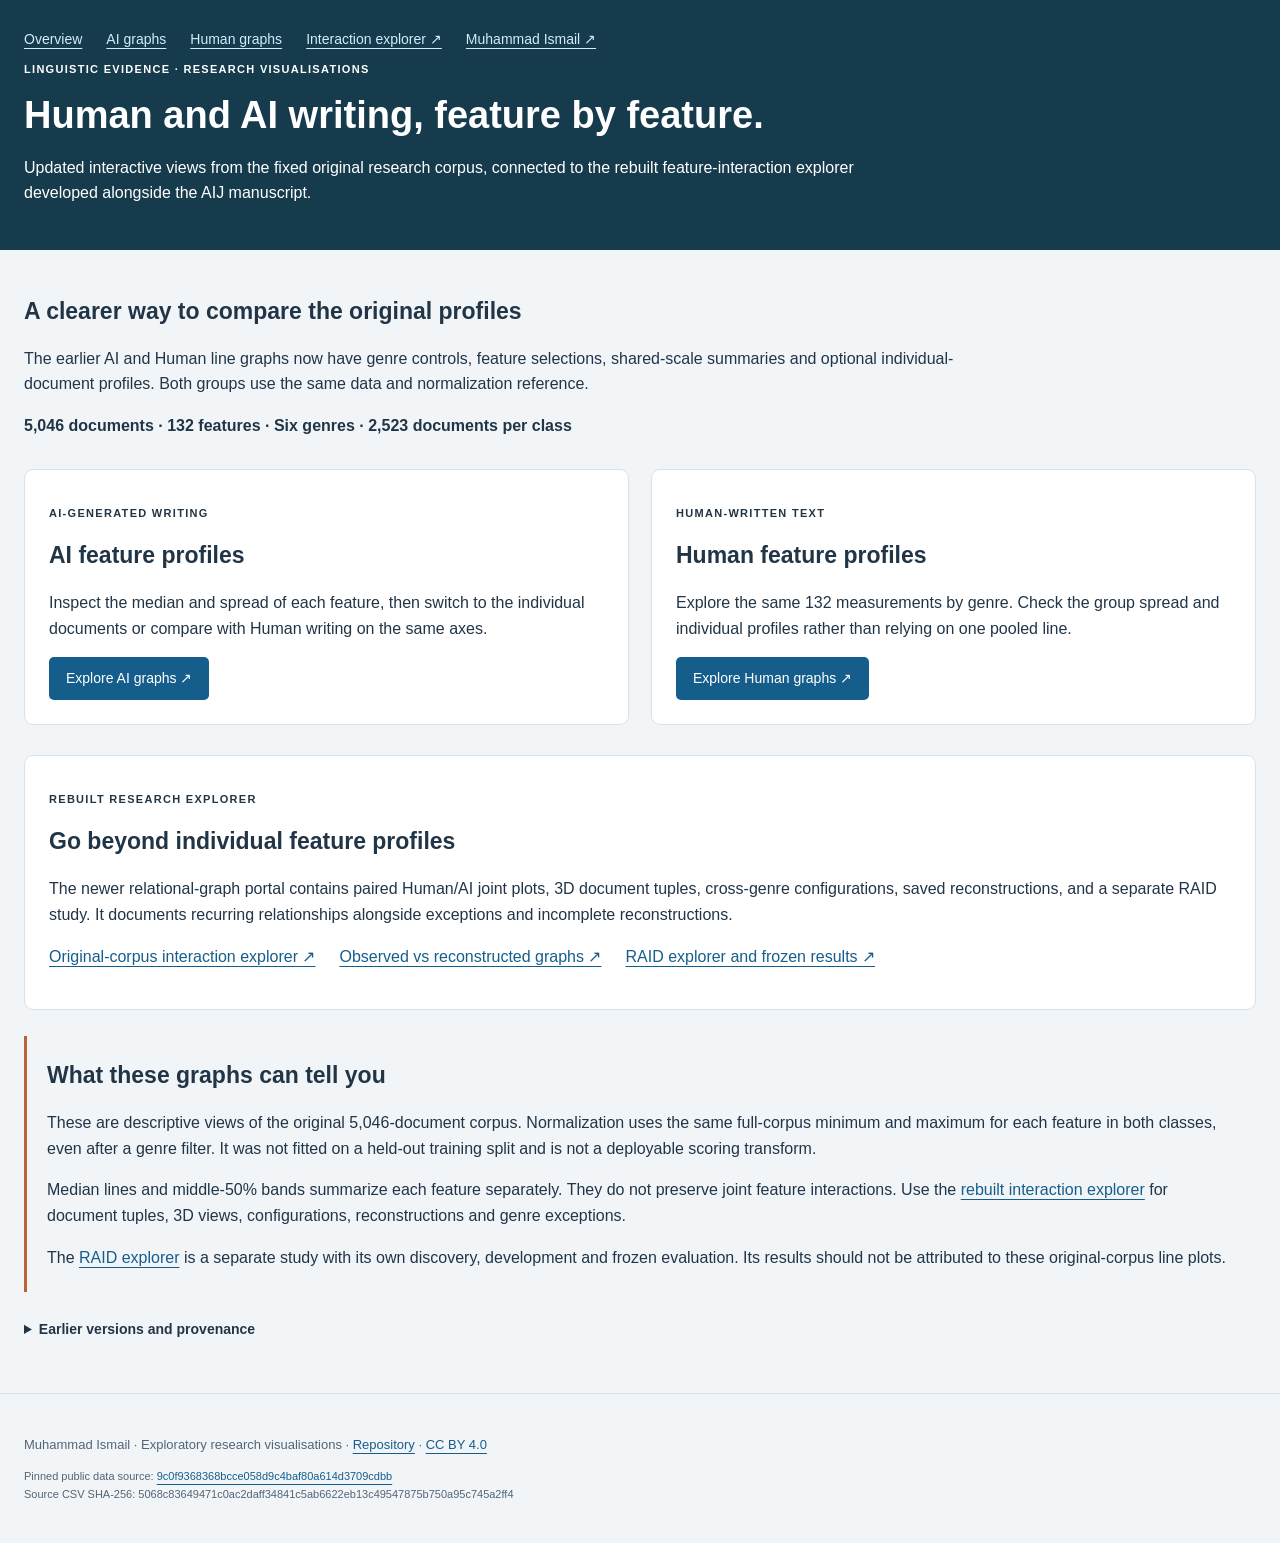
<file: index.html>
<!doctype html>
<html lang="en"><head><meta charset="utf-8"><meta name="viewport" content="width=device-width, initial-scale=1"><link rel="stylesheet" href="graphs.css?v=20261114"><link rel="icon" href="https://stylescalpel.com/static/favicon.svg" type="image/svg+xml"><title>Human and AI feature graphs | Muhammad Ismail</title><meta name="description" content="Explore 132 stylometric features in Human and AI writing, with genre controls, individual profiles and links to the rebuilt relational graph study."></head><body><header><nav aria-label="Primary"><a href="index.html">Overview</a><a href="ai_features_lines.html">AI graphs</a><a href="human_features_lines.html">Human graphs</a><a href="https://m0333ism-dev.github.io/relational-graph-stylometry/">Interaction explorer ↗</a><a href="https://stylescalpel.com/about/">Muhammad Ismail ↗</a></nav><p class="eyebrow">Linguistic evidence · Research visualisations</p><h1>Human and AI writing, feature by feature.</h1><p>Updated interactive views from the fixed original research corpus, connected to the rebuilt feature-interaction explorer developed alongside the AIJ manuscript.</p></header><main>
<section class="intro"><h2>A clearer way to compare the original profiles</h2><p>The earlier AI and Human line graphs now have genre controls, feature selections, shared-scale summaries and optional individual-document profiles. Both groups use the same data and normalization reference.</p><p><strong>5,046 documents · 132 features · Six genres · 2,523 documents per class</strong></p></section>
<div class="cards"><article class="card"><p class="eyebrow">AI-generated writing</p><h2>AI feature profiles</h2><p>Inspect the median and spread of each feature, then switch to the individual documents or compare with Human writing on the same axes.</p><a class="button" href="ai_features_lines.html">Explore AI graphs ↗</a></article><article class="card"><p class="eyebrow">Human-written text</p><h2>Human feature profiles</h2><p>Explore the same 132 measurements by genre. Check the group spread and individual profiles rather than relying on one pooled line.</p><a class="button" href="human_features_lines.html">Explore Human graphs ↗</a></article></div>
<section class="card"><p class="eyebrow">Rebuilt research explorer</p><h2>Go beyond individual feature profiles</h2><p>The newer relational-graph portal contains paired Human/AI joint plots, 3D document tuples, cross-genre configurations, saved reconstructions, and a separate RAID study. It documents recurring relationships alongside exceptions and incomplete reconstructions.</p><p class="links"><a href="https://m0333ism-dev.github.io/relational-graph-stylometry/">Original-corpus interaction explorer ↗</a><a href="https://m0333ism-dev.github.io/relational-graph-stylometry/#capture-study">Observed vs reconstructed graphs ↗</a><a href="https://m0333ism-dev.github.io/relational-graph-stylometry/raid/">RAID explorer and frozen results ↗</a></p></section>
<aside class="research-note"><h2>What these graphs can tell you</h2><p>These are descriptive views of the original 5,046-document corpus. Normalization uses the same full-corpus minimum and maximum for each feature in both classes, even after a genre filter. It was not fitted on a held-out training split and is not a deployable scoring transform.</p><p>Median lines and middle-50% bands summarize each feature separately. They do not preserve joint feature interactions. Use the <a href="https://m0333ism-dev.github.io/relational-graph-stylometry/">rebuilt interaction explorer</a> for document tuples, 3D views, configurations, reconstructions and genre exceptions.</p><p>The <a href="https://m0333ism-dev.github.io/relational-graph-stylometry/raid/">RAID explorer</a> is a separate study with its own discovery, development and frozen evaluation. Its results should not be attributed to these original-corpus line plots.</p></aside><details><summary>Earlier versions and provenance</summary><p>The previous full line graphs remain available unchanged: <a href="legacy/ai_features_lines.html">original AI graph</a> and <a href="legacy/human_features_lines.html">original Human graph</a>. The new viewer pins the public original-corpus payload to the research repository commit recorded below and checks its SHA-256 before rendering. Filters do not refit normalization, formulas or models.</p></details></main><footer><p>Muhammad Ismail · Exploratory research visualisations · <a href="https://github.com/m0333ism-dev/Features-Graph-Map">Repository</a> · <a href="https://creativecommons.org/licenses/by/4.0/">CC BY 4.0</a></p><p class="source-id">Pinned public data source: <a href="https://github.com/m0333ism-dev/relational-graph-stylometry/tree/9c0f9368368bcce058d9c4baf80a614d3709cdbb">9c0f9368368bcce058d9c4baf80a614d3709cdbb</a><br>Source CSV SHA-256: 5068c83649471c0ac2daff34841c5ab6622eb13c49547875b750a95c745a2ff4</p></footer></body></html>
</file>
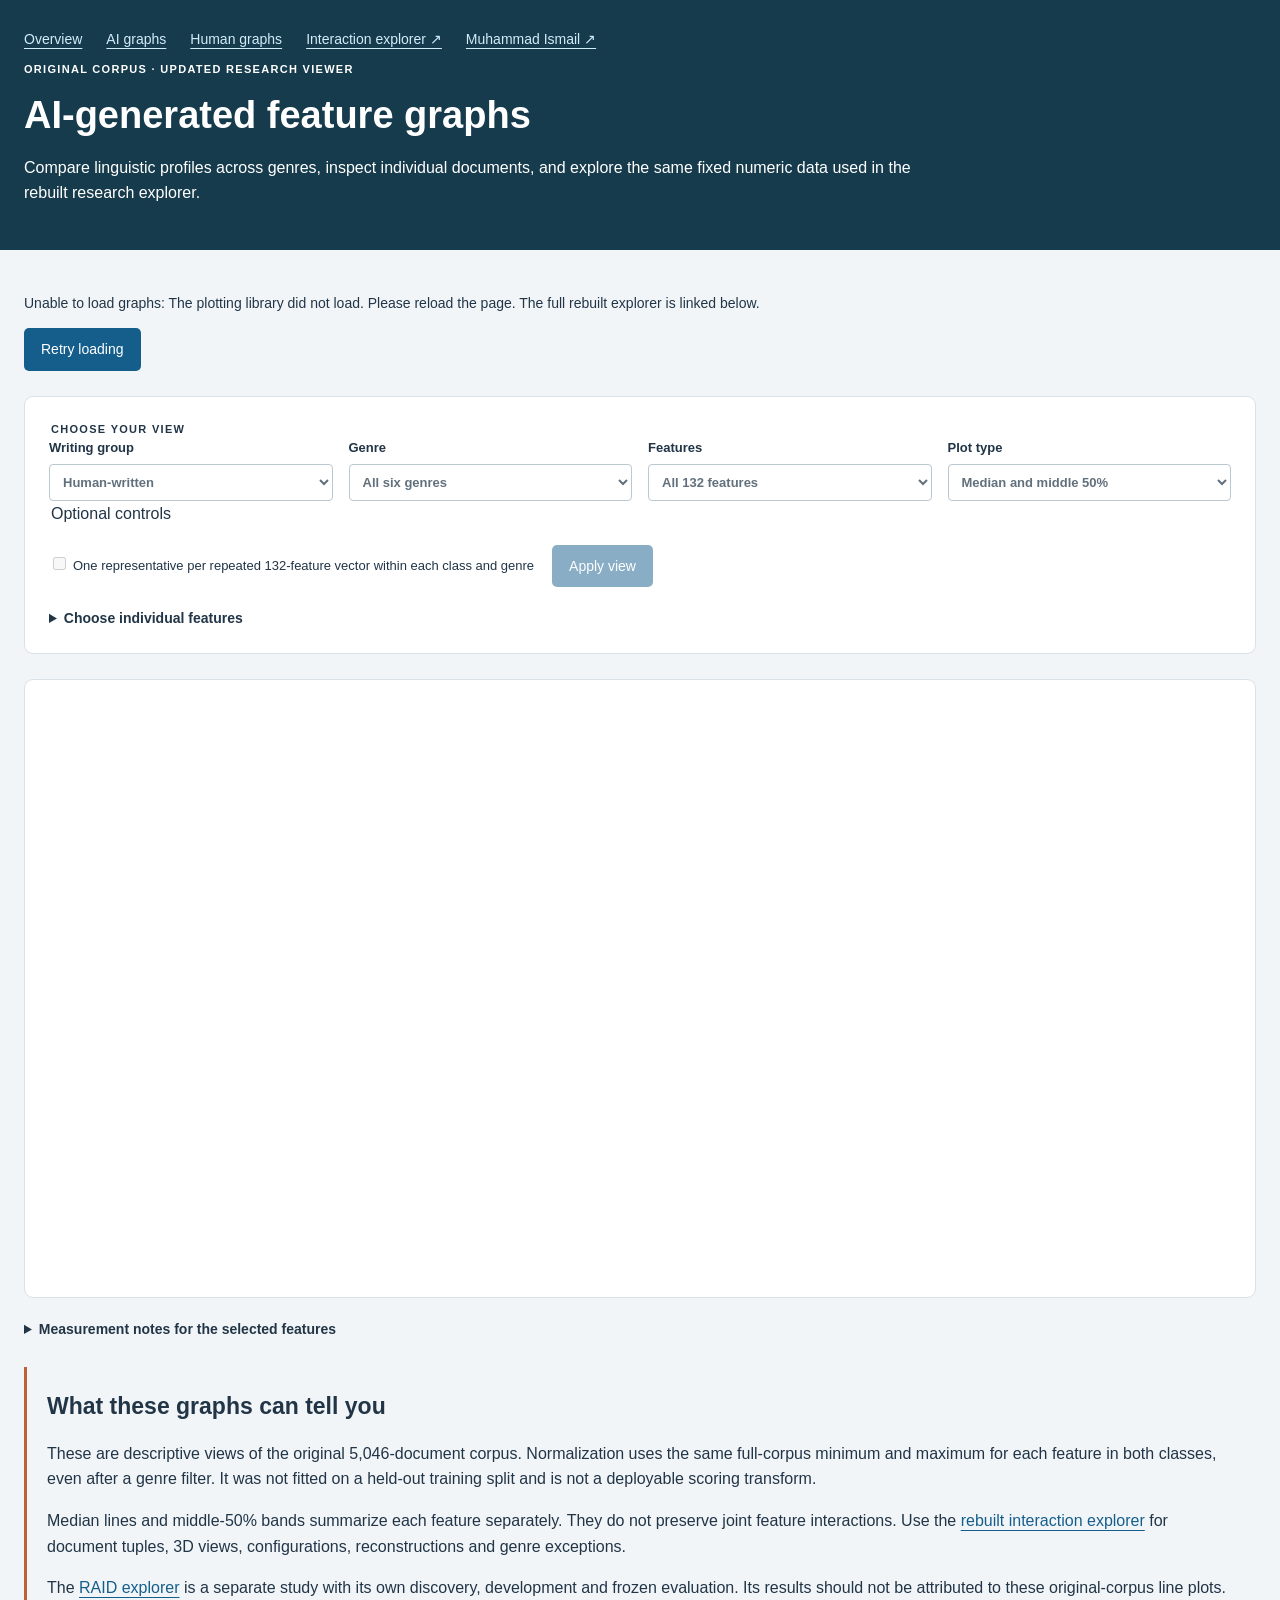
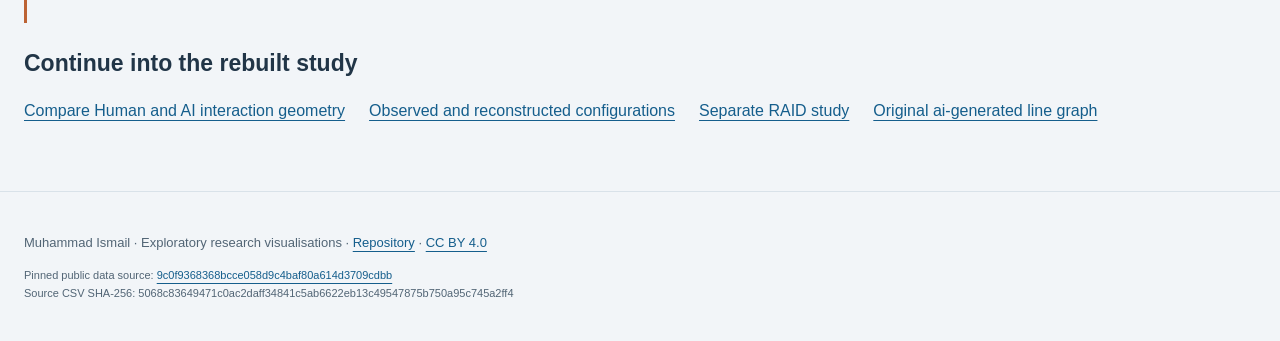
<file: ai_features_lines.html>
<!doctype html>
<html lang="en"><head><meta charset="utf-8"><meta name="viewport" content="width=device-width, initial-scale=1"><link rel="stylesheet" href="graphs.css?v=20261114"><link rel="icon" href="https://stylescalpel.com/static/favicon.svg" type="image/svg+xml"><title>AI-generated feature graphs | Muhammad Ismail</title><meta name="description" content="Explore ai-generated stylometric feature profiles by genre using the fixed 132-feature research corpus, shared scales and verified numerical data."><script src="https://m0333ism-dev.github.io/relational-graph-stylometry/assets/vendor/plotly-3.7.0.min.js" defer></script><script src="graphs.js?v=20261114" defer></script></head>
<body data-class="ai"><header><nav aria-label="Primary"><a href="index.html">Overview</a><a href="ai_features_lines.html">AI graphs</a><a href="human_features_lines.html">Human graphs</a><a href="https://m0333ism-dev.github.io/relational-graph-stylometry/">Interaction explorer ↗</a><a href="https://stylescalpel.com/about/">Muhammad Ismail ↗</a></nav><p class="eyebrow">Original corpus · Updated research viewer</p><h1>AI-generated feature graphs</h1><p>Compare linguistic profiles across genres, inspect individual documents, and explore the same fixed numeric data used in the rebuilt research explorer.</p></header>
<main><p id="status" role="status" aria-live="polite">Loading and verifying the fixed public feature data (approximately 9.7 MB)…</p><button id="retry" type="button" hidden>Retry loading</button><noscript><p>The interactive graphs need JavaScript. <a href="https://m0333ism-dev.github.io/relational-graph-stylometry/">Open the rebuilt research portal</a> for static graph sheets and written findings.</p></noscript>
<section class="controls" aria-label="Graph controls"><fieldset class="control-grid" disabled><legend class="eyebrow">Choose your view</legend>
<label for="class">Writing group<select id="class"><option value="human">Human-written</option><option value="ai">AI-generated</option><option value="both">Compare both</option></select></label>
<label for="genre">Genre<select id="genre"><option value="ALL">All six genres</option><option value="email">Email</option><option value="review">Reviews</option><option value="legal">Legal</option><option value="abstracts">Abstracts</option><option value="articles">Articles</option><option value="papers">Papers · descriptive</option></select></label>
<label for="preset">Features<select id="preset"><option value="all">All 132 features</option><option value="sentence">Sentence envelope · five features</option><option value="entropy">Entropy · four features</option><option value="words">Word shape · four features</option><option value="custom">Custom selection</option></select></label>
<label for="view">Plot type<select id="view"><option value="summary">Median and middle 50%</option><option value="documents">Individual document profiles</option></select></label></fieldset>
<fieldset class="control-grid" disabled><legend>Optional controls</legend><div class="actions"><label><input id="unique" type="checkbox">One representative per repeated 132-feature vector within each class and genre</label><button id="apply" type="button">Apply view</button></div></fieldset>
<details><summary>Choose individual features</summary><label for="search">Filter feature names<input id="search" type="search" placeholder="e.g. entropy or sentence"></label><p id="selection-count" class="hint"></p><div id="features"></div></details></section>
<section class="graph-panel" aria-label="Feature profile chart"><p id="counts"></p><p id="warning"></p><div class="plot-scroll" tabindex="0" aria-label="Graph area; scroll horizontally for all 132 features"><div id="plot"></div></div><p id="view-note" class="hint"></p></section>
<details><summary>Measurement notes for the selected features</summary><ul id="definitions"></ul><p class="hint">dep_cop_ratio is constant in this corpus and is displayed at zero. Features remain in their supplied order; connecting them does not imply a temporal or causal sequence.</p></details>
<aside class="research-note"><h2>What these graphs can tell you</h2><p>These are descriptive views of the original 5,046-document corpus. Normalization uses the same full-corpus minimum and maximum for each feature in both classes, even after a genre filter. It was not fitted on a held-out training split and is not a deployable scoring transform.</p><p>Median lines and middle-50% bands summarize each feature separately. They do not preserve joint feature interactions. Use the <a href="https://m0333ism-dev.github.io/relational-graph-stylometry/">rebuilt interaction explorer</a> for document tuples, 3D views, configurations, reconstructions and genre exceptions.</p><p>The <a href="https://m0333ism-dev.github.io/relational-graph-stylometry/raid/">RAID explorer</a> is a separate study with its own discovery, development and frozen evaluation. Its results should not be attributed to these original-corpus line plots.</p></aside><section><h2>Continue into the rebuilt study</h2><p class="links"><a href="https://m0333ism-dev.github.io/relational-graph-stylometry/?candidate=M01&amp;genre=review&amp;mode=three_d&amp;scale=minmax&amp;framing=displayed">Compare Human and AI interaction geometry</a><a href="https://m0333ism-dev.github.io/relational-graph-stylometry/#capture-study">Observed and reconstructed configurations</a><a href="https://m0333ism-dev.github.io/relational-graph-stylometry/raid/">Separate RAID study</a><a href="legacy/ai_features_lines.html">Original ai-generated line graph</a></p></section></main><footer><p>Muhammad Ismail · Exploratory research visualisations · <a href="https://github.com/m0333ism-dev/Features-Graph-Map">Repository</a> · <a href="https://creativecommons.org/licenses/by/4.0/">CC BY 4.0</a></p><p class="source-id">Pinned public data source: <a href="https://github.com/m0333ism-dev/relational-graph-stylometry/tree/9c0f9368368bcce058d9c4baf80a614d3709cdbb">9c0f9368368bcce058d9c4baf80a614d3709cdbb</a><br>Source CSV SHA-256: 5068c83649471c0ac2daff34841c5ab6622eb13c49547875b750a95c745a2ff4</p></footer></body></html>
</file>
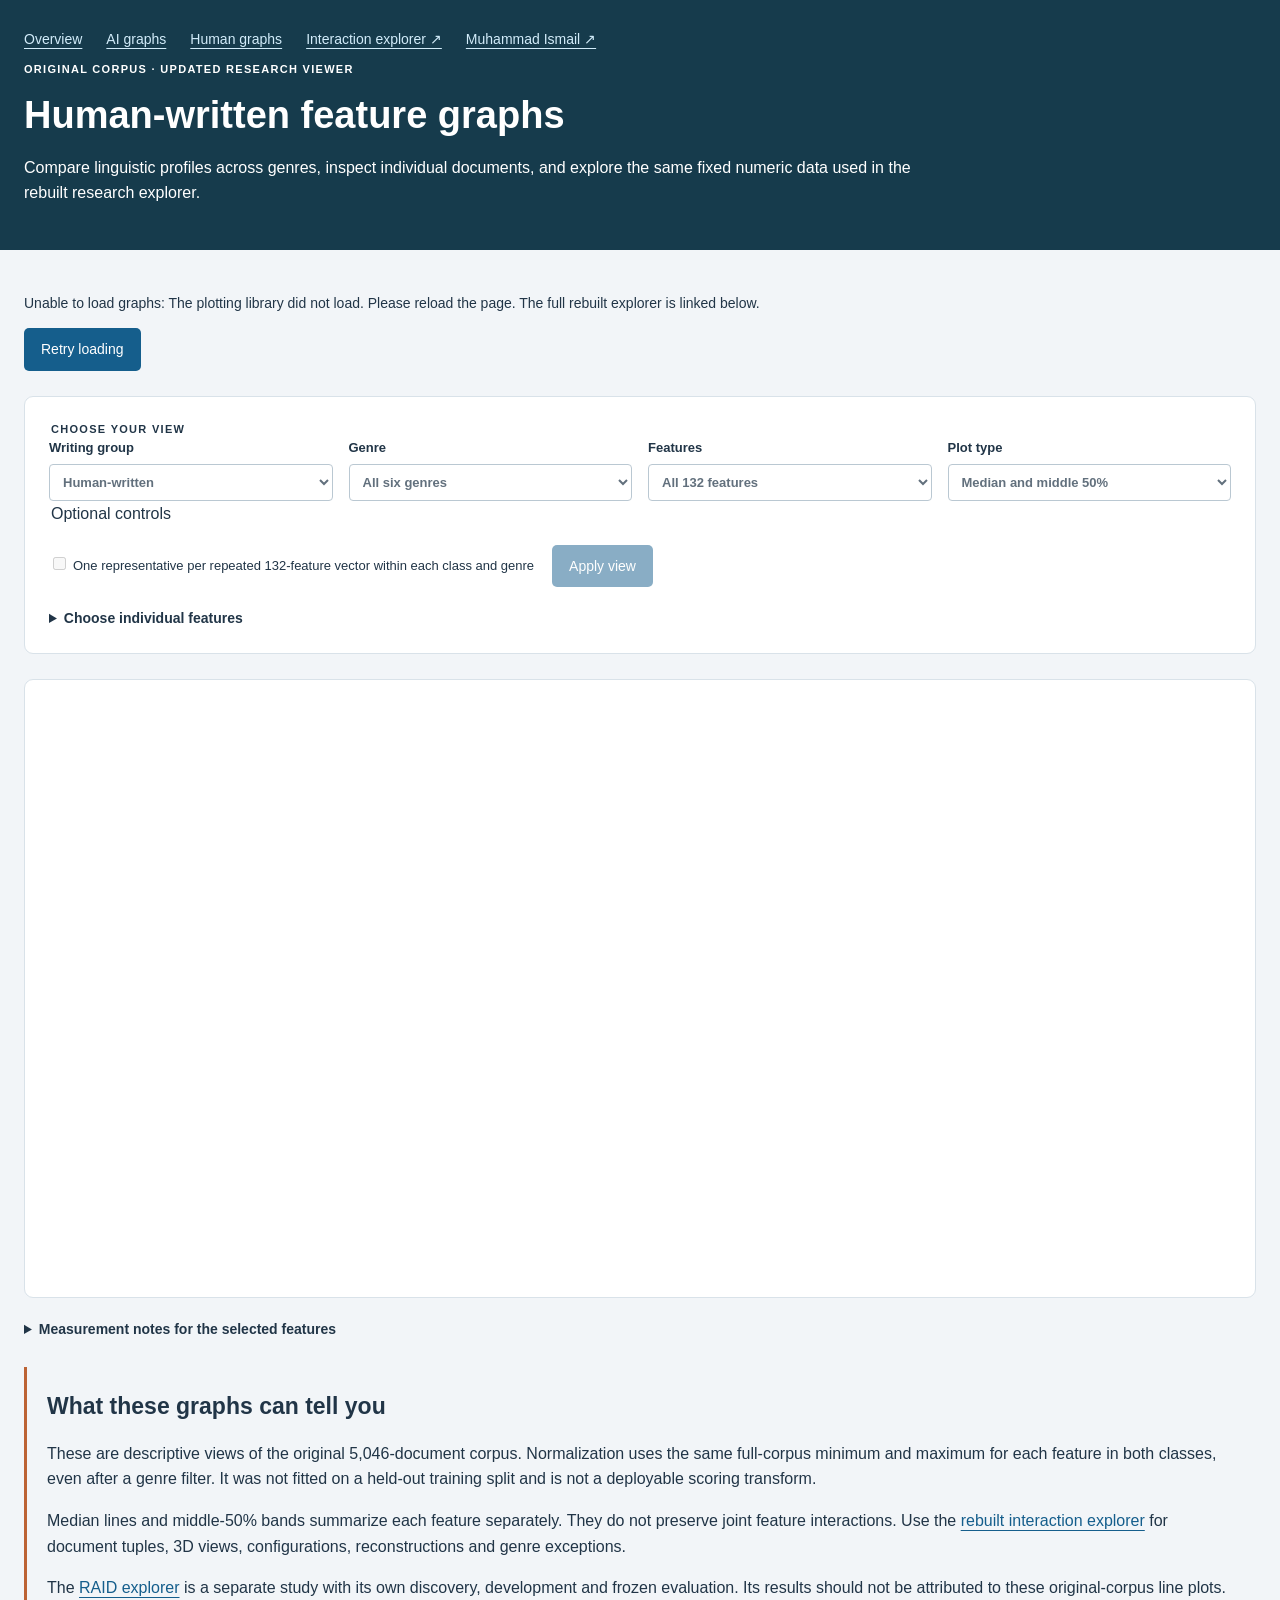
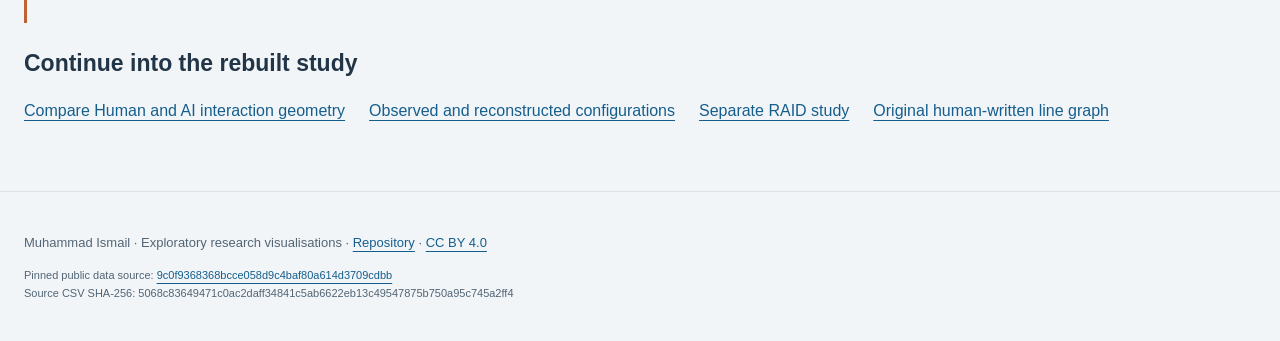
<file: human_features_lines.html>
<!doctype html>
<html lang="en"><head><meta charset="utf-8"><meta name="viewport" content="width=device-width, initial-scale=1"><link rel="stylesheet" href="graphs.css?v=20261114"><link rel="icon" href="https://stylescalpel.com/static/favicon.svg" type="image/svg+xml"><title>Human-written feature graphs | Muhammad Ismail</title><meta name="description" content="Explore human-written stylometric feature profiles by genre using the fixed 132-feature research corpus, shared scales and verified numerical data."><script src="https://m0333ism-dev.github.io/relational-graph-stylometry/assets/vendor/plotly-3.7.0.min.js" defer></script><script src="graphs.js?v=20261114" defer></script></head>
<body data-class="human"><header><nav aria-label="Primary"><a href="index.html">Overview</a><a href="ai_features_lines.html">AI graphs</a><a href="human_features_lines.html">Human graphs</a><a href="https://m0333ism-dev.github.io/relational-graph-stylometry/">Interaction explorer ↗</a><a href="https://stylescalpel.com/about/">Muhammad Ismail ↗</a></nav><p class="eyebrow">Original corpus · Updated research viewer</p><h1>Human-written feature graphs</h1><p>Compare linguistic profiles across genres, inspect individual documents, and explore the same fixed numeric data used in the rebuilt research explorer.</p></header>
<main><p id="status" role="status" aria-live="polite">Loading and verifying the fixed public feature data (approximately 9.7 MB)…</p><button id="retry" type="button" hidden>Retry loading</button><noscript><p>The interactive graphs need JavaScript. <a href="https://m0333ism-dev.github.io/relational-graph-stylometry/">Open the rebuilt research portal</a> for static graph sheets and written findings.</p></noscript>
<section class="controls" aria-label="Graph controls"><fieldset class="control-grid" disabled><legend class="eyebrow">Choose your view</legend>
<label for="class">Writing group<select id="class"><option value="human">Human-written</option><option value="ai">AI-generated</option><option value="both">Compare both</option></select></label>
<label for="genre">Genre<select id="genre"><option value="ALL">All six genres</option><option value="email">Email</option><option value="review">Reviews</option><option value="legal">Legal</option><option value="abstracts">Abstracts</option><option value="articles">Articles</option><option value="papers">Papers · descriptive</option></select></label>
<label for="preset">Features<select id="preset"><option value="all">All 132 features</option><option value="sentence">Sentence envelope · five features</option><option value="entropy">Entropy · four features</option><option value="words">Word shape · four features</option><option value="custom">Custom selection</option></select></label>
<label for="view">Plot type<select id="view"><option value="summary">Median and middle 50%</option><option value="documents">Individual document profiles</option></select></label></fieldset>
<fieldset class="control-grid" disabled><legend>Optional controls</legend><div class="actions"><label><input id="unique" type="checkbox">One representative per repeated 132-feature vector within each class and genre</label><button id="apply" type="button">Apply view</button></div></fieldset>
<details><summary>Choose individual features</summary><label for="search">Filter feature names<input id="search" type="search" placeholder="e.g. entropy or sentence"></label><p id="selection-count" class="hint"></p><div id="features"></div></details></section>
<section class="graph-panel" aria-label="Feature profile chart"><p id="counts"></p><p id="warning"></p><div class="plot-scroll" tabindex="0" aria-label="Graph area; scroll horizontally for all 132 features"><div id="plot"></div></div><p id="view-note" class="hint"></p></section>
<details><summary>Measurement notes for the selected features</summary><ul id="definitions"></ul><p class="hint">dep_cop_ratio is constant in this corpus and is displayed at zero. Features remain in their supplied order; connecting them does not imply a temporal or causal sequence.</p></details>
<aside class="research-note"><h2>What these graphs can tell you</h2><p>These are descriptive views of the original 5,046-document corpus. Normalization uses the same full-corpus minimum and maximum for each feature in both classes, even after a genre filter. It was not fitted on a held-out training split and is not a deployable scoring transform.</p><p>Median lines and middle-50% bands summarize each feature separately. They do not preserve joint feature interactions. Use the <a href="https://m0333ism-dev.github.io/relational-graph-stylometry/">rebuilt interaction explorer</a> for document tuples, 3D views, configurations, reconstructions and genre exceptions.</p><p>The <a href="https://m0333ism-dev.github.io/relational-graph-stylometry/raid/">RAID explorer</a> is a separate study with its own discovery, development and frozen evaluation. Its results should not be attributed to these original-corpus line plots.</p></aside><section><h2>Continue into the rebuilt study</h2><p class="links"><a href="https://m0333ism-dev.github.io/relational-graph-stylometry/?candidate=M01&amp;genre=review&amp;mode=three_d&amp;scale=minmax&amp;framing=displayed">Compare Human and AI interaction geometry</a><a href="https://m0333ism-dev.github.io/relational-graph-stylometry/#capture-study">Observed and reconstructed configurations</a><a href="https://m0333ism-dev.github.io/relational-graph-stylometry/raid/">Separate RAID study</a><a href="legacy/human_features_lines.html">Original human-written line graph</a></p></section></main><footer><p>Muhammad Ismail · Exploratory research visualisations · <a href="https://github.com/m0333ism-dev/Features-Graph-Map">Repository</a> · <a href="https://creativecommons.org/licenses/by/4.0/">CC BY 4.0</a></p><p class="source-id">Pinned public data source: <a href="https://github.com/m0333ism-dev/relational-graph-stylometry/tree/9c0f9368368bcce058d9c4baf80a614d3709cdbb">9c0f9368368bcce058d9c4baf80a614d3709cdbb</a><br>Source CSV SHA-256: 5068c83649471c0ac2daff34841c5ab6622eb13c49547875b750a95c745a2ff4</p></footer></body></html>
</file>
<file: graphs.css>
[hidden]{display:none!important}
.control-grid > .actions{grid-column:1/-1}
:root{font-family:'Segoe UI',Arial,sans-serif;color:#213547;background:#f2f5f8;line-height:1.6}*{box-sizing:border-box}body{margin:0}a{color:#155e8c;text-underline-offset:4px}a:focus-visible,button:focus-visible,select:focus-visible,input:focus-visible{outline:3px solid #ba5725;outline-offset:3px}header{background:#163b4c;color:#fff;padding:28px max(24px,calc((100vw - 1320px)/2));}header a{color:#d2ecfa}header h1{font-size:clamp(27px,4vw,38px);line-height:1.2;margin:14px 0}header p{max-width:900px}header nav{display:flex;flex-wrap:wrap;gap:12px 24px;font-size:14px}main,footer{max-width:1368px;margin:auto;padding:28px 24px}h2{font-size:23px;line-height:1.3}h3{font-size:18px}.eyebrow{font-size:11px;font-weight:700;letter-spacing:1.3px;text-transform:uppercase}.intro{max-width:950px}.card,.graph-panel,.controls{background:#fff;border:1px solid #d9e2e9;border-radius:9px;padding:24px}.cards{display:grid;grid-template-columns:1fr 1fr;gap:22px;margin:30px 0}.cards .card p{max-width:600px}.button,button{display:inline-block;background:#155e8c;color:white;border:0;border-radius:5px;padding:10px 17px;font:inherit;font-size:14px;cursor:pointer;text-decoration:none}button:disabled{opacity:.5;cursor:wait}.controls{margin:25px 0}.control-grid{border:0;padding:0;margin:0;display:grid;grid-template-columns:repeat(4,minmax(0,1fr));gap:16px}label{display:block;font-size:13px;font-weight:600}select,input[type=search]{width:100%;margin-top:5px;border:1px solid #9eb1bf;border-radius:4px;padding:9px;font:inherit;font-size:13px;background:white;color:#213547}.actions{display:flex;align-items:center;flex-wrap:wrap;gap:18px;margin-top:18px}.actions label{font-weight:400}.actions input{margin-right:7px}details{margin-top:20px}summary{cursor:pointer;font-weight:600;font-size:14px}#features{display:grid;grid-template-columns:repeat(3,minmax(0,1fr));max-height:260px;overflow:auto;gap:8px;margin-top:15px}#features label{font-weight:400;overflow-wrap:anywhere;font-size:12px}.plot-scroll{overflow:auto}#plot{width:100%;min-height:540px}#status{font-size:14px}#counts{font-weight:600}#warning{color:#895018}.hint,footer{font-size:13px;color:#526575}.links{display:flex;flex-wrap:wrap;gap:12px 24px}.research-note{border-left:3px solid #bc6335;padding:6px 20px;margin:26px 0}.source-id{font-size:11px;overflow-wrap:anywhere}footer{border-top:1px solid #d9e2e9;margin-top:24px}@media(max-width:800px){.control-grid{grid-template-columns:1fr 1fr}#features{grid-template-columns:1fr 1fr}.cards{grid-template-columns:1fr}}@media(max-width:480px){main,footer{padding:20px 14px}.controls,.card,.graph-panel{padding:16px}.control-grid,#features{grid-template-columns:1fr}}@media(prefers-reduced-motion:reduce){*{scroll-behavior:auto!important}}
</file>
